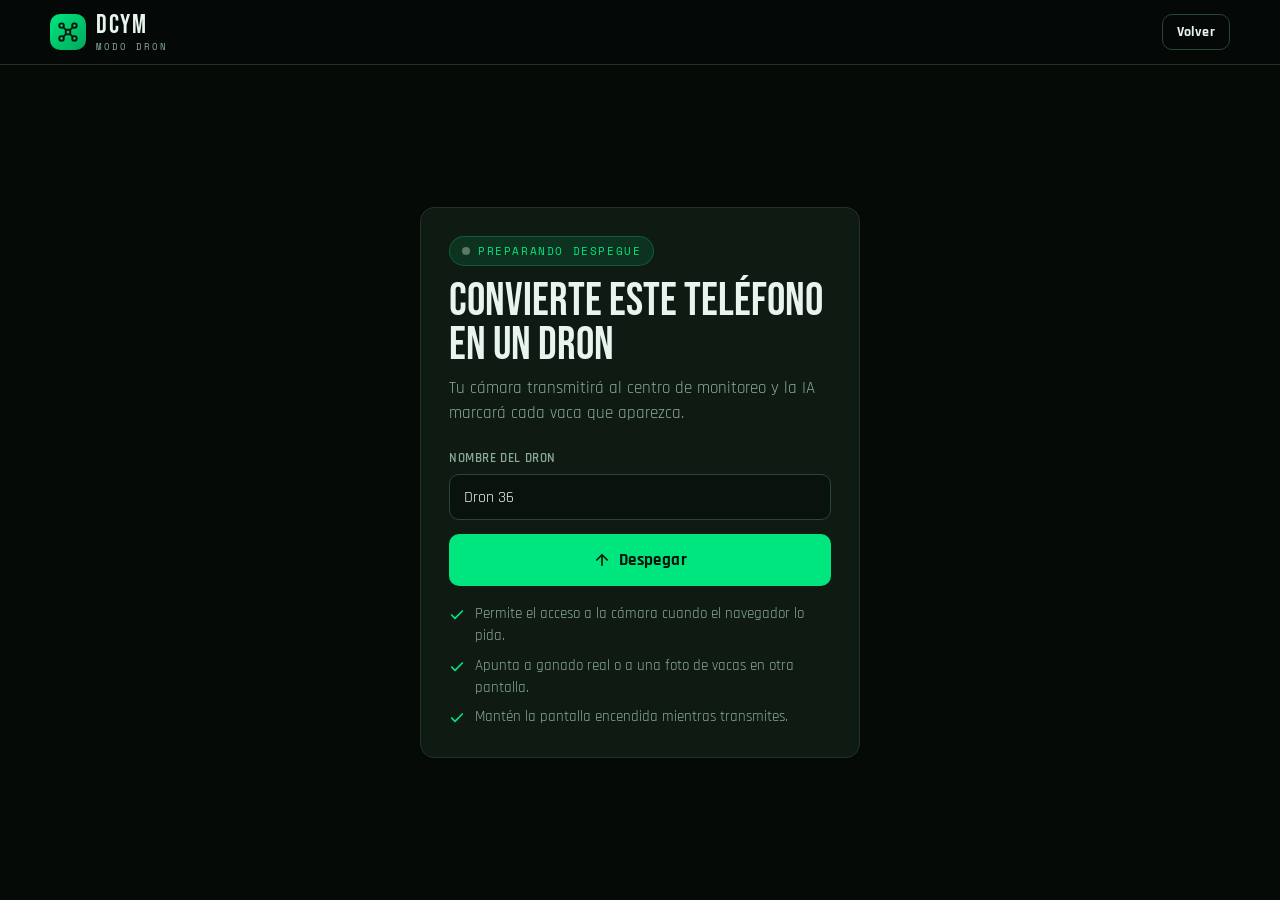
<file: static/dron.html>
<!doctype html>
<html lang="es">
<head>
<meta charset="utf-8">
<meta name="viewport" content="width=device-width, initial-scale=1, viewport-fit=cover, user-scalable=no">
<title>Modo dron — DCYM</title>
<meta name="theme-color" content="#000000">
<link rel="preconnect" href="https://fonts.googleapis.com">
<link rel="preconnect" href="https://fonts.gstatic.com" crossorigin>
<link href="https://fonts.googleapis.com/css2?family=Bebas+Neue&family=Rajdhani:wght@400;500;600;700&family=Space+Mono:wght@400;700&display=swap" rel="stylesheet">
<link rel="stylesheet" href="/static/css/dcym.css?v=5">
<style>
  html, body { height: 100%; overflow: hidden; background: #000; }
  body { overscroll-behavior: none; }

  /* ---------- preparación ---------- */
  .setup { min-height: 100%; display: flex; flex-direction: column; background: var(--bg); overflow-y: auto; }
  .setup main { flex: 1; display: grid; place-items: center; padding: 32px 16px; }
  .setup-card { width: min(440px, 100%); padding: 28px; }
  .setup-card h1 { font-family: var(--font-display); font-weight: 400; font-size: 46px; line-height: .95; margin: 14px 0 8px; }
  .setup-card p { color: var(--muted); margin: 0 0 22px; }
  .setup-card .btn { width: 100%; height: 52px; font-size: 17px; }
  .checks { list-style: none; padding: 0; margin: 18px 0 0; display: grid; gap: 8px; font-size: 14.5px; color: var(--muted); }
  .checks li { display: flex; gap: 10px; align-items: flex-start; }
  .checks svg { width: 16px; height: 16px; color: var(--green); flex: none; margin-top: 3px; }
  .setup-error { display: none; margin-top: 16px; padding: 12px 14px; border-radius: 10px; background: rgba(255,77,94,.1); border: 1px solid rgba(255,77,94,.4); color: #ffb3bb; font-size: 14.5px; }
  .setup-error.show { display: block; }

  /* ---------- vuelo ---------- */
  .flight { position: fixed; inset: 0; display: none; background: #000; }
  .flight.on { display: block; }
  .flight video, .flight canvas { position: absolute; inset: 0; width: 100%; height: 100%; }
  .flight video { object-fit: cover; }
  .hud-top, .hud-bottom { position: absolute; left: 0; right: 0; z-index: 3; padding: 12px 14px; display: flex; align-items: center; justify-content: space-between; gap: 10px; }
  .hud-top { top: 0; padding-top: max(12px, env(safe-area-inset-top)); background: linear-gradient(180deg, rgba(0,0,0,.65), transparent); }
  .hud-bottom { bottom: 0; padding-bottom: max(16px, env(safe-area-inset-bottom)); background: linear-gradient(0deg, rgba(0,0,0,.75), transparent); align-items: flex-end; }
  .pill {
    display: inline-flex; align-items: center; gap: 8px; height: 34px; padding: 0 12px; border-radius: 999px;
    background: rgba(5,10,7,.62); border: 1px solid rgba(255,255,255,.12); backdrop-filter: blur(8px); -webkit-backdrop-filter: blur(8px);
    font-family: var(--font-mono); font-size: 12px; letter-spacing: 1px; text-transform: uppercase; color: #fff;
  }
  .pill.name { font-family: var(--font-body); font-size: 15px; font-weight: 700; letter-spacing: .3px; text-transform: none; }
  .count-box { background: rgba(5,10,7,.7); border: 1px solid rgba(0,230,126,.35); border-radius: 14px; padding: 10px 16px; backdrop-filter: blur(8px); -webkit-backdrop-filter: blur(8px); }
  .count-box b { display: block; font-family: var(--font-display); font-weight: 400; font-size: 56px; line-height: .9; color: var(--green); }
  .count-box small { font-weight: 700; font-size: 14px; color: #d8efe2; }
  .hud-actions { display: flex; gap: 10px; }
  .round { width: 52px; height: 52px; border-radius: 50%; display: grid; place-items: center; background: rgba(5,10,7,.62); border: 1px solid rgba(255,255,255,.18); color: #fff; cursor: pointer; backdrop-filter: blur(8px); -webkit-backdrop-filter: blur(8px); }
  .round svg { width: 22px; height: 22px; }
  .land { height: 52px; border-radius: 26px; padding: 0 20px; background: var(--red); color: #fff; border: 0; font-weight: 700; font-size: 16px; cursor: pointer; }

  /* retícula central */
  .reticle { position: absolute; left: 50%; top: 50%; width: 64px; height: 64px; transform: translate(-50%, -50%); z-index: 2; pointer-events: none; opacity: .55; }
  .reticle::before, .reticle::after { content: ""; position: absolute; background: #fff; }
  .reticle::before { left: 50%; top: 0; bottom: 0; width: 1px; }
  .reticle::after { top: 50%; left: 0; right: 0; height: 1px; }
  .banner { position: absolute; left: 50%; top: 70px; transform: translateX(-50%); z-index: 4; display: none; padding: 10px 14px; border-radius: 10px; background: rgba(255,77,94,.9); color: #fff; font-weight: 700; font-size: 14px; max-width: calc(100% - 32px); text-align: center; }
  .banner.show { display: block; }
</style>
</head>
<body>

<div class="setup" id="setup">
  <header class="appbar">
    <div class="wrap">
      <a href="/app" class="brand"><span class="brand-mark" data-brand-icon></span><span class="brand-name">DCYM<small>MODO DRON</small></span></a>
      <a href="/app" class="btn btn-ghost btn-sm">Volver</a>
    </div>
  </header>
  <main>
    <div class="card setup-card">
      <span class="tag"><span class="dot off" id="readyDot"></span>Preparando despegue</span>
      <h1>Convierte este teléfono en un dron</h1>
      <p>Tu cámara transmitirá al centro de monitoreo y la IA marcará cada vaca que aparezca.</p>
      <div class="field">
        <label for="droneName">Nombre del dron</label>
        <input class="input" id="droneName" maxlength="32" autocomplete="off">
      </div>
      <button class="btn btn-primary" id="takeoff">
        <svg viewBox="0 0 24 24" fill="none" stroke="currentColor" stroke-width="2.2" stroke-linecap="round" stroke-linejoin="round"><path d="M12 19V5M5 12l7-7 7 7"/></svg>
        Despegar
      </button>
      <div class="setup-error" id="setupError" role="alert"></div>
      <ul class="checks">
        <li><svg viewBox="0 0 24 24" fill="none" stroke="currentColor" stroke-width="2.5" stroke-linecap="round" stroke-linejoin="round"><path d="M20 6 9 17l-5-5"/></svg>Permite el acceso a la cámara cuando el navegador lo pida.</li>
        <li><svg viewBox="0 0 24 24" fill="none" stroke="currentColor" stroke-width="2.5" stroke-linecap="round" stroke-linejoin="round"><path d="M20 6 9 17l-5-5"/></svg>Apunta a ganado real o a una foto de vacas en otra pantalla.</li>
        <li><svg viewBox="0 0 24 24" fill="none" stroke="currentColor" stroke-width="2.5" stroke-linecap="round" stroke-linejoin="round"><path d="M20 6 9 17l-5-5"/></svg>Mantén la pantalla encendida mientras transmites.</li>
      </ul>
    </div>
  </main>
</div>

<div class="flight" id="flight">
  <video id="video" autoplay muted playsinline></video>
  <canvas id="overlay"></canvas>
  <div class="reticle"></div>
  <div class="banner" id="banner"></div>
  <div class="hud-top">
    <span class="pill name" id="hudName">Dron</span>
    <span class="pill"><span class="dot warn" id="hudDot"></span><span id="hudStatus">Conectando</span></span>
  </div>
  <div class="hud-bottom">
    <div class="count-box"><b id="hudCount">0</b><small id="hudLabel">vacas a la vista</small></div>
    <div class="hud-actions">
      <button class="round" id="flip" aria-label="Cambiar cámara"><svg viewBox="0 0 24 24" fill="none" stroke="currentColor" stroke-width="2" stroke-linecap="round" stroke-linejoin="round"><path d="M3 12a9 9 0 0 1 15.5-6.2L21 8"/><path d="M21 3v5h-5"/><path d="M21 12a9 9 0 0 1-15.5 6.2L3 16"/><path d="M3 21v-5h5"/></svg></button>
      <button class="land" id="land">Aterrizar</button>
    </div>
  </div>
</div>

<script src="/static/js/common.js?v=5"></script>
<script>
  const SEND_W = 512;          // ancho del frame que se manda a la IA
  const MIN_INTERVAL = 350;    // ms mínimos entre frames (≈ 2-3 por segundo)
  const BOX_TTL = 1500;        // si no llega resultado nuevo, las cajas se borran

  const $ = id => document.getElementById(id);
  const video = $("video"), overlay = $("overlay"), octx = overlay.getContext("2d");
  const grab = document.createElement("canvas"), gctx = grab.getContext("2d");

  let stream = null, ws = null, flying = false, facing = "environment";
  let waiting = false, lastSent = 0, lastResult = null, wakeLock = null, sentAt = 0;

  // Id estable de este teléfono (por pestaña): al reconectarse conserva su cámara en el panel.
  let cid = sessionStorage.getItem("dcym_cid");
  if (!cid) {
    cid = (crypto.randomUUID ? crypto.randomUUID() : String(Math.random()).slice(2) + Date.now());
    sessionStorage.setItem("dcym_cid", cid);
  }

  const nameInput = $("droneName");
  nameInput.value = localStorage.getItem("dcym_drone_name") || `Dron ${Math.floor(10 + Math.random() * 89)}`;

  if (!window.isSecureContext || !navigator.mediaDevices?.getUserMedia) {
    showSetupError("Este navegador no permite usar la cámara aquí. Abre la página con https:// en Chrome o Safari.");
  }

  function showSetupError(msg) { const e = $("setupError"); e.textContent = msg; e.classList.add("show"); }
  function status(text, kind) { $("hudStatus").textContent = text; $("hudDot").className = "dot" + (kind ? " " + kind : ""); }
  function banner(text) { const b = $("banner"); b.textContent = text || ""; b.classList.toggle("show", !!text); }

  async function startCamera() {
    if (stream) stream.getTracks().forEach(t => t.stop());
    stream = await navigator.mediaDevices.getUserMedia({
      audio: false,
      video: { facingMode: { ideal: facing }, width: { ideal: 1280 }, height: { ideal: 720 } },
    });
    video.srcObject = stream;
    await video.play();
  }

  function connect() {
    const name = encodeURIComponent(nameInput.value.trim() || "Dron");
    ws = new WebSocket(DCYM.wsUrl(`/ws/dron?name=${name}&cid=${encodeURIComponent(cid)}`));
    status("Conectando", "warn");
    ws.onopen = () => { waiting = false; };
    ws.onmessage = ev => {
      const m = JSON.parse(ev.data);
      if (m.type === "hello") { $("hudName").textContent = m.name; status("En vivo"); }
      else if (m.type === "result") {
        waiting = false; banner("");
        lastResult = { preds: m.predictions, w: m.w, h: m.h, at: performance.now() };
        const n = m.predictions.length;
        $("hudCount").textContent = n;
        $("hudLabel").textContent = n === 1 ? "vaca a la vista" : "vacas a la vista";
        status(`En vivo · ${m.latency} ms`);
      } else if (m.type === "error") {
        waiting = false;
        banner(m.error);
      }
    };
    ws.onclose = ev => {
      if (ev.code === 4401) { location.href = "/?login=1"; return; }
      status("Reconectando", "warn");
      if (flying) setTimeout(() => flying && connect(), 1500);
    };
  }

  // Bucle: captura un frame, lo manda y espera la respuesta antes del siguiente.
  function loop() {
    if (!flying) return;
    requestAnimationFrame(loop);
    draw();
    const now = performance.now();
    if (waiting && now - sentAt > 8000) waiting = false; // respuesta perdida
    if (waiting || now - lastSent < MIN_INTERVAL) return;
    if (!ws || ws.readyState !== 1 || !video.videoWidth) return;
    const vw = video.videoWidth, vh = video.videoHeight;
    const w = SEND_W, h = Math.round(vh * SEND_W / vw);
    grab.width = w; grab.height = h;
    gctx.drawImage(video, 0, 0, w, h);
    const image = grab.toDataURL("image/jpeg", 0.65);
    ws.send(JSON.stringify({ type: "frame", image, w, h }));
    waiting = true; lastSent = now; sentAt = now;
  }

  // Pinta las cajas encima del video respetando el recorte de object-fit: cover.
  function draw() {
    const cw = overlay.clientWidth, ch = overlay.clientHeight, dpr = devicePixelRatio || 1;
    if (overlay.width !== Math.round(cw * dpr) || overlay.height !== Math.round(ch * dpr)) {
      overlay.width = Math.round(cw * dpr); overlay.height = Math.round(ch * dpr);
    }
    octx.setTransform(dpr, 0, 0, dpr, 0, 0);
    octx.clearRect(0, 0, cw, ch);
    if (!lastResult || performance.now() - lastResult.at > BOX_TTL || !video.videoWidth) return;
    const vw = video.videoWidth, vh = video.videoHeight;
    const s = Math.max(cw / vw, ch / vh);
    const dw = vw * s, dh = vh * s;
    DCYM.drawBoxes(octx, lastResult.preds, lastResult.w, lastResult.h, dw, dh, (cw - dw) / 2, (ch - dh) / 2, cw);
  }

  async function keepAwake() {
    try { wakeLock = await navigator.wakeLock?.request("screen"); } catch {}
  }
  document.addEventListener("visibilitychange", () => { if (flying && document.visibilityState === "visible") keepAwake(); });

  $("takeoff").addEventListener("click", async () => {
    $("setupError").classList.remove("show");
    localStorage.setItem("dcym_drone_name", nameInput.value.trim());
    const btn = $("takeoff"); btn.disabled = true;
    try {
      await startCamera();
    } catch (e) {
      btn.disabled = false;
      const denied = e.name === "NotAllowedError";
      showSetupError(denied
        ? "Permiso de cámara denegado. Actívalo en la configuración del navegador para este sitio y vuelve a intentarlo."
        : "No se pudo abrir la cámara: " + e.message);
      return;
    }
    $("setup").style.display = "none";
    $("flight").classList.add("on");
    $("hudName").textContent = nameInput.value.trim() || "Dron";
    flying = true;
    keepAwake();
    connect();
    loop();
    btn.disabled = false;
  });

  $("flip").addEventListener("click", async () => {
    facing = facing === "environment" ? "user" : "environment";
    try { await startCamera(); } catch (e) { DCYM.toast("No se pudo cambiar de cámara", true); }
  });

  $("land").addEventListener("click", () => {
    flying = false;
    if (ws) ws.close();
    if (stream) stream.getTracks().forEach(t => t.stop());
    try { wakeLock?.release(); } catch {}
    lastResult = null;
    $("flight").classList.remove("on");
    $("setup").style.display = "";
  });
</script>
</body>
</html>
</file>
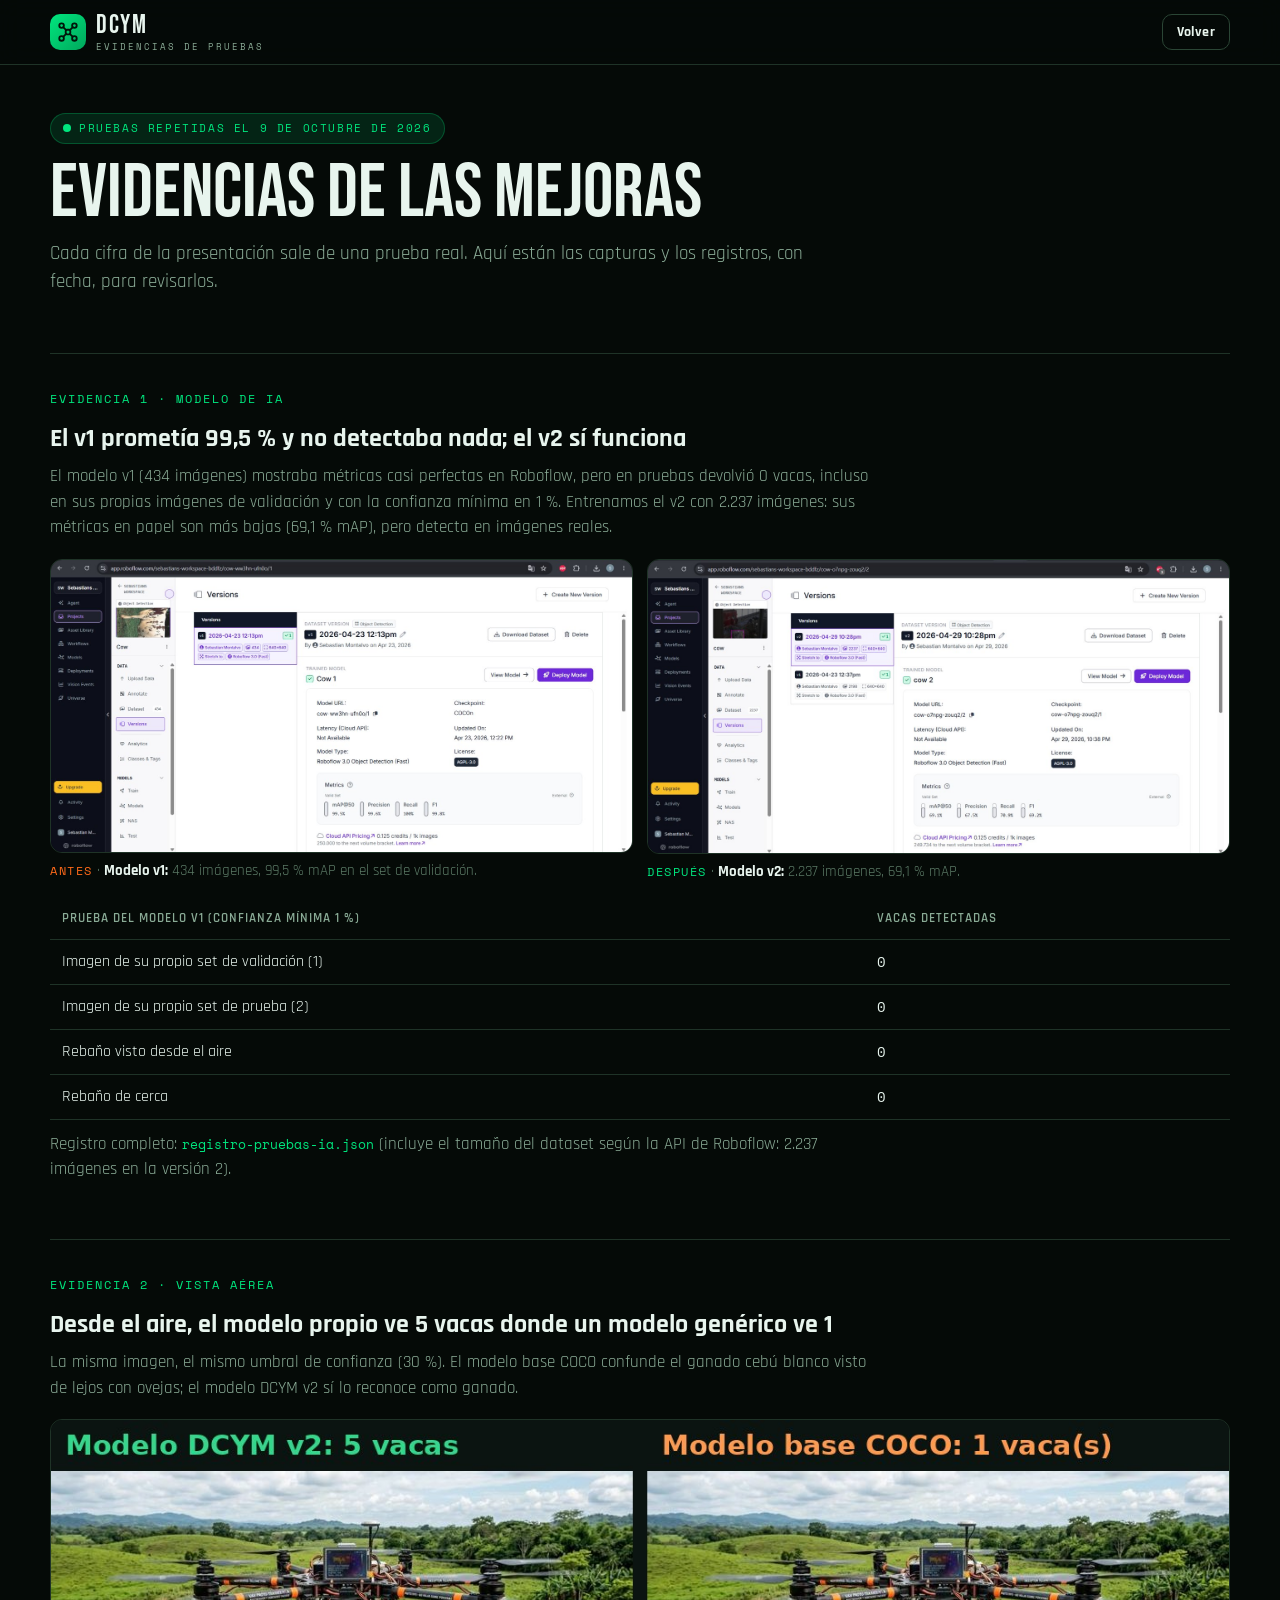
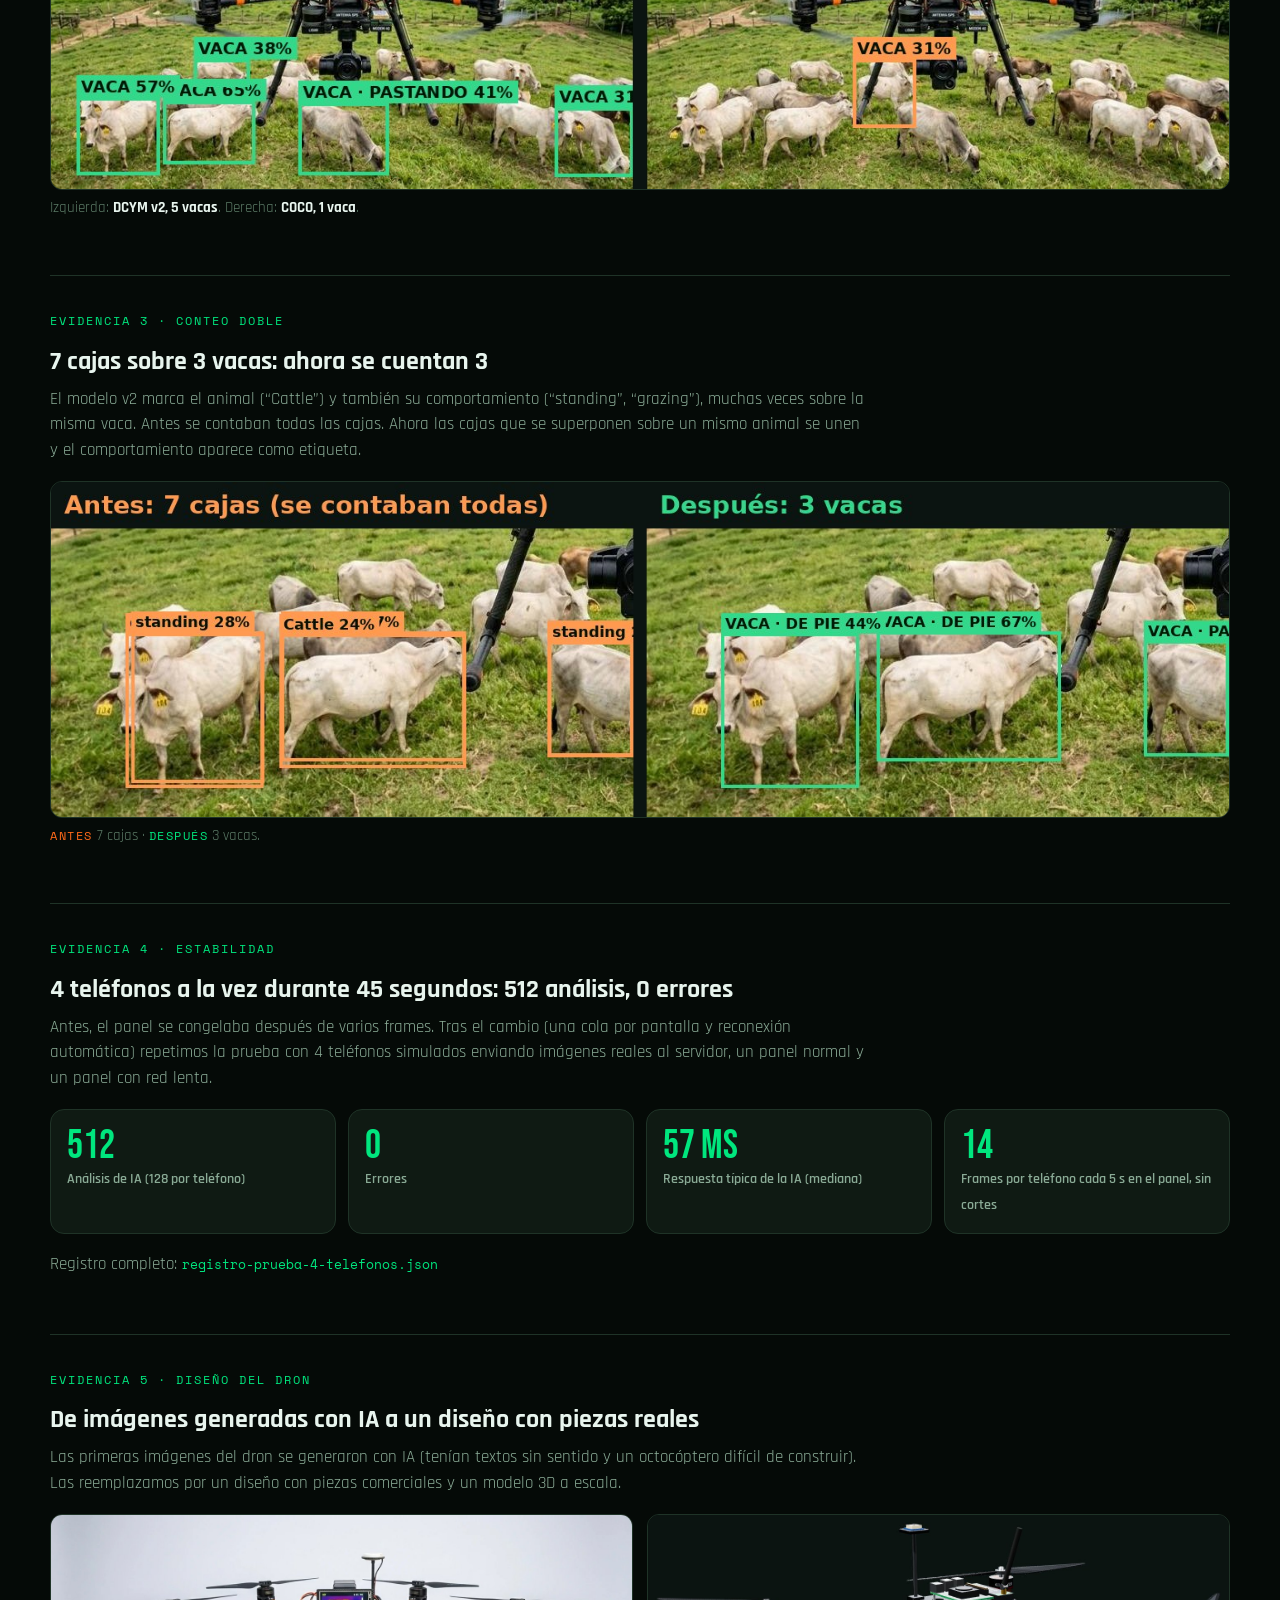
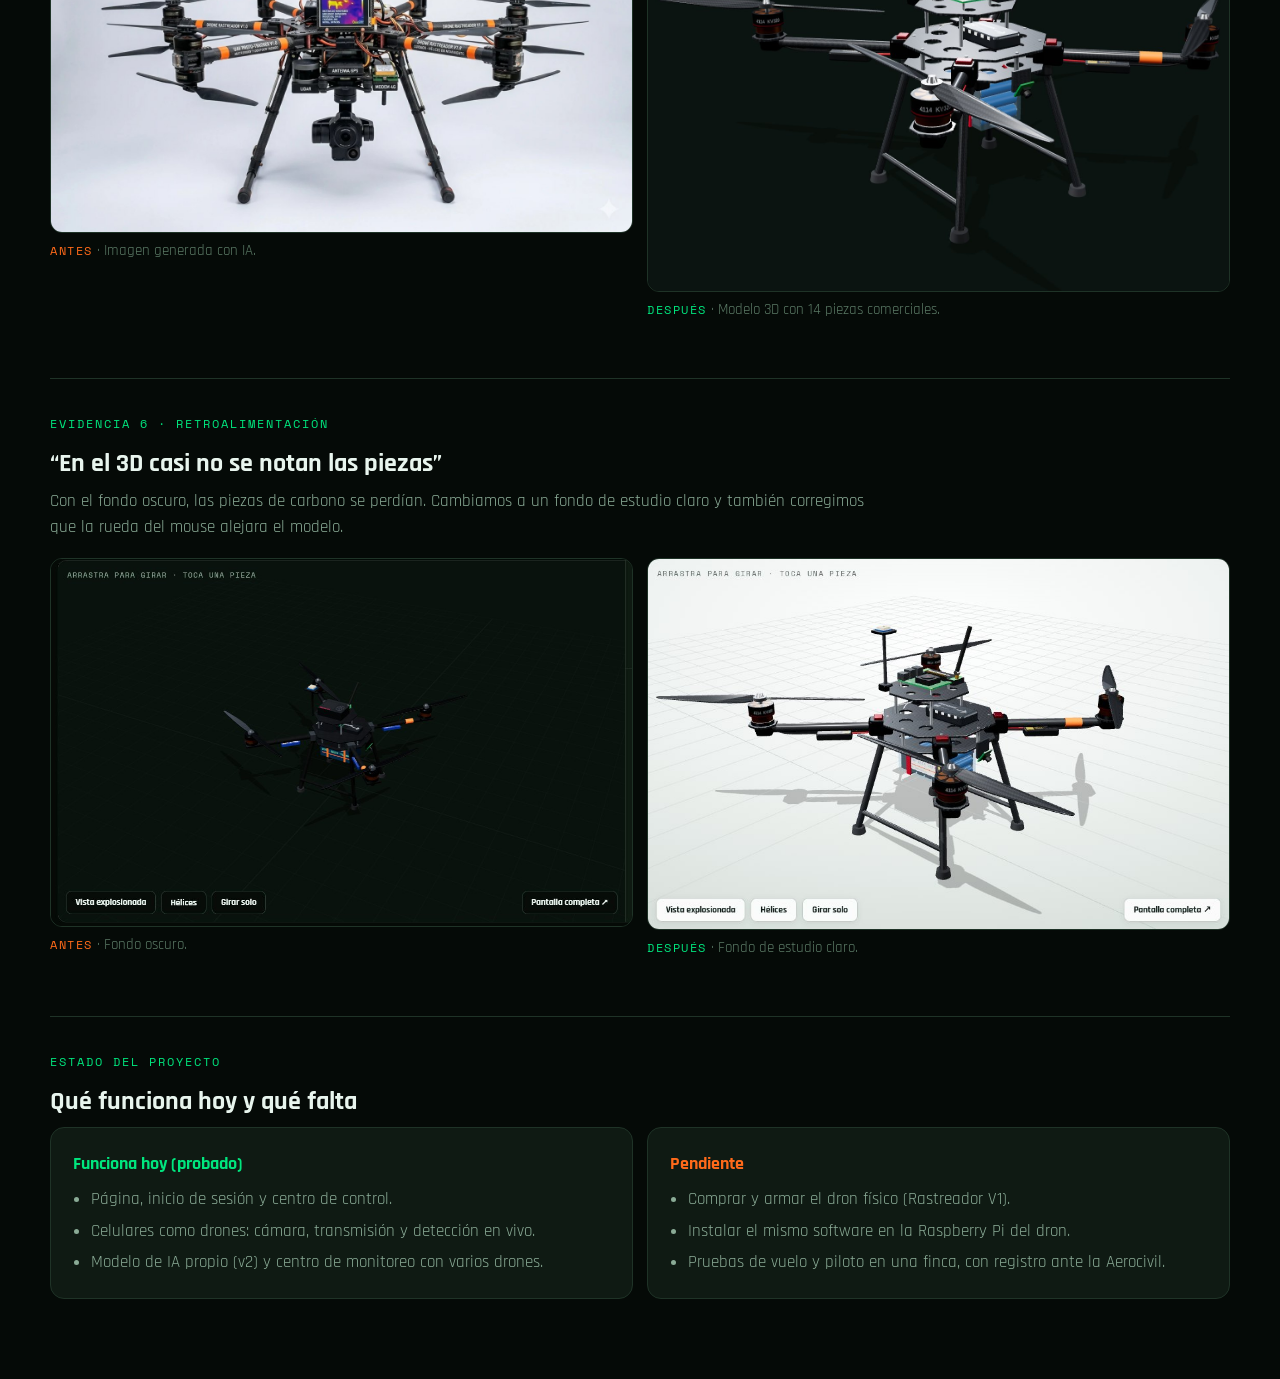
<file: static/evidencias.html>
<!doctype html>
<html lang="es">
<head>
<meta charset="utf-8">
<meta name="viewport" content="width=device-width, initial-scale=1, viewport-fit=cover">
<title>Evidencias de pruebas — DCYM</title>
<meta name="theme-color" content="#050a07">
<link rel="preconnect" href="https://fonts.googleapis.com">
<link rel="preconnect" href="https://fonts.gstatic.com" crossorigin>
<link href="https://fonts.googleapis.com/css2?family=Bebas+Neue&family=Rajdhani:wght@400;500;600;700&family=Space+Mono:wght@400;700&display=swap" rel="stylesheet">
<link rel="stylesheet" href="/static/css/dcym.css?v=13">
<style>
  main { padding: 48px 0 80px; }
  h1 { font-family: var(--font-display); font-weight: 400; font-size: clamp(44px, 7vw, 76px); line-height: .95; margin: 14px 0 10px; }
  .lead { color: var(--muted); font-size: 19px; max-width: 760px; margin: 0; }
  .ev { margin-top: 56px; padding-top: 32px; border-top: 1px solid var(--line); }
  .ev h2 { font-size: 26px; margin: 8px 0 6px; }
  .ev .num { font-family: var(--font-mono); font-size: 12px; letter-spacing: 2px; color: var(--green); text-transform: uppercase; }
  .ev p { color: var(--muted); max-width: 820px; margin: 0 0 18px; }
  .pair { display: grid; grid-template-columns: 1fr 1fr; gap: 14px; }
  figure { margin: 0; }
  figure img { width: 100%; border-radius: 12px; border: 1px solid var(--line); background: #0b1410; }
  figcaption { margin-top: 8px; font-size: 14.5px; color: var(--dim); }
  figcaption b { color: var(--text); }
  .tag-before { color: var(--orange); font-family: var(--font-mono); font-size: 12px; letter-spacing: 1.5px; }
  .tag-after { color: var(--green); font-family: var(--font-mono); font-size: 12px; letter-spacing: 1.5px; }
  table { width: 100%; border-collapse: collapse; font-size: 16px; }
  th, td { text-align: left; padding: 10px 12px; border-bottom: 1px solid var(--line); }
  th { color: var(--muted); font-weight: 600; font-size: 13px; letter-spacing: 1px; text-transform: uppercase; }
  td.mono { font-family: var(--font-mono); font-size: 14px; }
  .facts { display: grid; grid-template-columns: repeat(4, 1fr); gap: 12px; margin-bottom: 18px; }
  .facts div { padding: 16px; }
  .facts b { display: block; font-family: var(--font-display); font-weight: 400; font-size: 40px; line-height: 1; color: var(--green); }
  .facts small { color: var(--muted); font-size: 14px; font-weight: 600; }
  .raw { font-family: var(--font-mono); font-size: 13px; color: var(--green); }
  .state { display: grid; grid-template-columns: 1fr 1fr; gap: 14px; }
  .state .card { padding: 22px; }
  .state h3 { margin: 0 0 10px; font-size: 18px; }
  .state ul { margin: 0; padding-left: 18px; color: var(--muted); display: grid; gap: 6px; }
  @media (max-width: 760px) { .pair, .state { grid-template-columns: 1fr; } .facts { grid-template-columns: 1fr 1fr; } }
</style>
</head>
<body>
<header class="appbar">
  <div class="wrap">
    <a href="/" class="brand"><span class="brand-mark" data-brand-icon></span><span class="brand-name">DCYM<small>EVIDENCIAS DE PRUEBAS</small></span></a>
    <a href="/" class="btn btn-ghost btn-sm">Volver</a>
  </div>
</header>
<main class="wrap">
  <span class="tag"><span class="dot"></span>Pruebas repetidas el 9 de octubre de 2026</span>
  <h1>Evidencias de las mejoras</h1>
  <p class="lead">Cada cifra de la presentación sale de una prueba real. Aquí están las capturas y los registros, con fecha, para revisarlos.</p>

  <section class="ev">
    <span class="num">Evidencia 1 · Modelo de IA</span>
    <h2>El v1 prometía 99,5 % y no detectaba nada; el v2 sí funciona</h2>
    <p>El modelo v1 (434 imágenes) mostraba métricas casi perfectas en Roboflow, pero en pruebas devolvió 0 vacas, incluso en sus propias imágenes de validación y con la confianza mínima en 1 %. Entrenamos el v2 con 2.237 imágenes: sus métricas en papel son más bajas (69,1 % mAP), pero detecta en imágenes reales.</p>
    <div class="pair">
      <figure><img src="/static/media/evidencias/roboflow-v1.jpg" alt="Roboflow: versión 1 del modelo, 434 imágenes, mAP 99,5 %" loading="lazy"><figcaption><span class="tag-before">ANTES</span> · <b>Modelo v1:</b> 434 imágenes, 99,5 % mAP en el set de validación.</figcaption></figure>
      <figure><img src="/static/media/evidencias/roboflow-v2.jpg" alt="Roboflow: versión 2 del modelo, 2.237 imágenes, mAP 69,1 %" loading="lazy"><figcaption><span class="tag-after">DESPUÉS</span> · <b>Modelo v2:</b> 2.237 imágenes, 69,1 % mAP.</figcaption></figure>
    </div>
    <table style="margin-top:16px">
      <tr><th>Prueba del modelo v1 (confianza mínima 1 %)</th><th>Vacas detectadas</th></tr>
      <tr><td>Imagen de su propio set de validación (1)</td><td class="mono">0</td></tr>
      <tr><td>Imagen de su propio set de prueba (2)</td><td class="mono">0</td></tr>
      <tr><td>Rebaño visto desde el aire</td><td class="mono">0</td></tr>
      <tr><td>Rebaño de cerca</td><td class="mono">0</td></tr>
    </table>
    <p style="margin-top:12px">Registro completo: <a class="raw" href="/static/media/evidencias/registro-pruebas-ia.json">registro-pruebas-ia.json</a> (incluye el tamaño del dataset según la API de Roboflow: 2.237 imágenes en la versión 2).</p>
  </section>

  <section class="ev">
    <span class="num">Evidencia 2 · Vista aérea</span>
    <h2>Desde el aire, el modelo propio ve 5 vacas donde un modelo genérico ve 1</h2>
    <p>La misma imagen, el mismo umbral de confianza (30 %). El modelo base COCO confunde el ganado cebú blanco visto de lejos con ovejas; el modelo DCYM v2 sí lo reconoce como ganado.</p>
    <figure><img src="/static/media/evidencias/comparacion-aerea.jpg" alt="Comparación: modelo DCYM v2 detecta 5 vacas, COCO detecta 1 en la misma imagen aérea" loading="lazy"><figcaption>Izquierda: <b>DCYM v2, 5 vacas</b>. Derecha: <b>COCO, 1 vaca</b>.</figcaption></figure>
  </section>

  <section class="ev">
    <span class="num">Evidencia 3 · Conteo doble</span>
    <h2>7 cajas sobre 3 vacas: ahora se cuentan 3</h2>
    <p>El modelo v2 marca el animal (“Cattle”) y también su comportamiento (“standing”, “grazing”), muchas veces sobre la misma vaca. Antes se contaban todas las cajas. Ahora las cajas que se superponen sobre un mismo animal se unen y el comportamiento aparece como etiqueta.</p>
    <figure><img src="/static/media/evidencias/conteo-doble.jpg" alt="Antes: 7 cajas con clases mezcladas. Después: 3 vacas con etiqueta de comportamiento" loading="lazy"><figcaption><span class="tag-before">ANTES</span> 7 cajas · <span class="tag-after">DESPUÉS</span> 3 vacas.</figcaption></figure>
  </section>

  <section class="ev">
    <span class="num">Evidencia 4 · Estabilidad</span>
    <h2>4 teléfonos a la vez durante 45 segundos: 512 análisis, 0 errores</h2>
    <p>Antes, el panel se congelaba después de varios frames. Tras el cambio (una cola por pantalla y reconexión automática) repetimos la prueba con 4 teléfonos simulados enviando imágenes reales al servidor, un panel normal y un panel con red lenta.</p>
    <div class="facts">
      <div class="card"><b>512</b><small>Análisis de IA (128 por teléfono)</small></div>
      <div class="card"><b>0</b><small>Errores</small></div>
      <div class="card"><b>57 ms</b><small>Respuesta típica de la IA (mediana)</small></div>
      <div class="card"><b>14</b><small>Frames por teléfono cada 5 s en el panel, sin cortes</small></div>
    </div>
    <p>Registro completo: <a class="raw" href="/static/media/evidencias/registro-prueba-4-telefonos.json">registro-prueba-4-telefonos.json</a></p>
  </section>

  <section class="ev">
    <span class="num">Evidencia 5 · Diseño del dron</span>
    <h2>De imágenes generadas con IA a un diseño con piezas reales</h2>
    <p>Las primeras imágenes del dron se generaron con IA (tenían textos sin sentido y un octocóptero difícil de construir). Las reemplazamos por un diseño con piezas comerciales y un modelo 3D a escala.</p>
    <div class="pair">
      <figure><img src="/static/media/evidencias/dron-antes-ia.jpg" alt="Imagen del dron generada con IA" loading="lazy"><figcaption><span class="tag-before">ANTES</span> · Imagen generada con IA.</figcaption></figure>
      <figure><img src="/static/media/evidencias/dron-despues-real.jpg" alt="Modelo 3D del DCYM Rastreador V1 con piezas reales" loading="lazy"><figcaption><span class="tag-after">DESPUÉS</span> · Modelo 3D con 14 piezas comerciales.</figcaption></figure>
    </div>
  </section>

  <section class="ev">
    <span class="num">Evidencia 6 · Retroalimentación</span>
    <h2>“En el 3D casi no se notan las piezas”</h2>
    <p>Con el fondo oscuro, las piezas de carbono se perdían. Cambiamos a un fondo de estudio claro y también corregimos que la rueda del mouse alejara el modelo.</p>
    <div class="pair">
      <figure><img src="/static/media/evidencias/visor-antes.jpg" alt="Visor 3D con fondo oscuro y el dron pequeño" loading="lazy"><figcaption><span class="tag-before">ANTES</span> · Fondo oscuro.</figcaption></figure>
      <figure><img src="/static/media/evidencias/visor-despues.jpg" alt="Visor 3D con fondo claro de estudio" loading="lazy"><figcaption><span class="tag-after">DESPUÉS</span> · Fondo de estudio claro.</figcaption></figure>
    </div>
  </section>

  <section class="ev">
    <span class="num">Estado del proyecto</span>
    <h2>Qué funciona hoy y qué falta</h2>
    <div class="state">
      <div class="card"><h3 style="color:var(--green)">Funciona hoy (probado)</h3><ul>
        <li>Página, inicio de sesión y centro de control.</li>
        <li>Celulares como drones: cámara, transmisión y detección en vivo.</li>
        <li>Modelo de IA propio (v2) y centro de monitoreo con varios drones.</li>
      </ul></div>
      <div class="card"><h3 style="color:var(--orange)">Pendiente</h3><ul>
        <li>Comprar y armar el dron físico (Rastreador V1).</li>
        <li>Instalar el mismo software en la Raspberry Pi del dron.</li>
        <li>Pruebas de vuelo y piloto en una finca, con registro ante la Aerocivil.</li>
      </ul></div>
    </div>
  </section>
</main>
<script src="/static/js/common.js?v=10"></script>
</body>
</html>
</file>
<file: static/css/dcym.css>
/* DCYM S.A.S — estilos compartidos (landing, centro de control, dron, panel) */
:root {
  --bg: #050a07;
  --bg-2: #0a120d;
  --surface: #0f1a13;
  --surface-2: #142219;
  --line: #1f3327;
  --line-2: #2a4535;
  --text: #e8f5ee;
  --muted: #8aab96;
  --dim: #5b7a66;
  --green: #00e67e;
  --green-2: #00ff88;
  --green-soft: rgba(0, 230, 126, .12);
  --orange: #ff6a1a;
  --orange-soft: rgba(255, 106, 26, .14);
  --red: #ff4d5e;
  --radius: 14px;
  --radius-sm: 9px;
  --shadow: 0 20px 60px rgba(0, 0, 0, .45);
  --font-display: "Bebas Neue", "Rajdhani", system-ui, sans-serif;
  --font-body: "Rajdhani", system-ui, -apple-system, "Segoe UI", sans-serif;
  --font-mono: "Space Mono", ui-monospace, Menlo, monospace;
}

* { box-sizing: border-box; }
html { -webkit-text-size-adjust: 100%; }
body {
  margin: 0;
  background: var(--bg);
  color: var(--text);
  font-family: var(--font-body);
  font-size: 17px;
  line-height: 1.5;
  -webkit-font-smoothing: antialiased;
}
a { color: inherit; text-decoration: none; }
img, video { max-width: 100%; display: block; }
button, input, select { font: inherit; color: inherit; }
::selection { background: var(--green); color: #00150a; }

.mono { font-family: var(--font-mono); }
.muted { color: var(--muted); }
.wrap { width: min(1180px, 100% - 32px); margin-inline: auto; }

/* ---------- marca ---------- */
.brand { display: flex; align-items: center; gap: 10px; }
.brand-mark {
  width: 36px; height: 36px; border-radius: 10px;
  display: grid; place-items: center;
  background: linear-gradient(135deg, var(--green) 0%, #00a85c 100%);
  color: #00150a;
}
.brand-mark svg { width: 22px; height: 22px; }
.brand-name { font-family: var(--font-display); font-size: 26px; letter-spacing: 1.5px; line-height: 1; }
.brand-name small {
  display: block; font-family: var(--font-mono); font-size: 9px; letter-spacing: 2px;
  color: var(--muted); margin-top: 3px;
}

/* ---------- botones ---------- */
.btn {
  display: inline-flex; align-items: center; justify-content: center; gap: 8px;
  height: 44px; padding: 0 20px; border-radius: 10px; border: 1px solid transparent;
  font-weight: 700; font-size: 15px; letter-spacing: .4px; cursor: pointer;
  transition: transform .15s, background .2s, border-color .2s, box-shadow .2s;
  white-space: nowrap;
}
.btn:active { transform: translateY(1px); }
.btn-primary { background: var(--green); color: #00150a; }
.btn-primary:hover { background: var(--green-2); box-shadow: 0 0 0 4px var(--green-soft); }
.btn-ghost { background: transparent; border-color: var(--line-2); color: var(--text); }
.btn-ghost:hover { border-color: var(--green); color: var(--green); }
.btn-orange { background: var(--orange); color: #1a0800; }
.btn-orange:hover { box-shadow: 0 0 0 4px var(--orange-soft); }
.btn-danger { background: transparent; border-color: rgba(255, 77, 94, .5); color: var(--red); }
.btn-sm { height: 36px; padding: 0 14px; font-size: 14px; }
.btn[disabled] { opacity: .55; cursor: wait; }
.btn svg { width: 18px; height: 18px; }

/* ---------- formularios ---------- */
.field { display: grid; gap: 6px; margin-bottom: 14px; }
.field label { font-size: 13px; font-weight: 600; color: var(--muted); letter-spacing: .6px; text-transform: uppercase; }
.input {
  height: 46px; width: 100%; padding: 0 14px; border-radius: 10px;
  background: var(--bg-2); border: 1px solid var(--line-2); outline: none;
  font-size: 16px; transition: border-color .2s, box-shadow .2s;
}
.input:focus { border-color: var(--green); box-shadow: 0 0 0 3px var(--green-soft); }
.form-error { color: var(--red); font-size: 14px; min-height: 20px; margin: -4px 0 8px; }

/* ---------- etiquetas ---------- */
.tag {
  display: inline-flex; align-items: center; gap: 8px;
  font-family: var(--font-mono); font-size: 11px; letter-spacing: 1.6px; text-transform: uppercase;
  color: var(--green); padding: 6px 12px; border-radius: 999px;
  background: var(--green-soft); border: 1px solid rgba(0, 230, 126, .25);
}
.dot { width: 8px; height: 8px; border-radius: 50%; background: var(--green); box-shadow: 0 0 0 0 rgba(0, 230, 126, .6); animation: pulse 1.8s infinite; flex: none; }
.dot.off { background: var(--dim); animation: none; }
.dot.warn { background: var(--orange); }
@keyframes pulse { 0% { box-shadow: 0 0 0 0 rgba(0, 230, 126, .55); } 70% { box-shadow: 0 0 0 9px rgba(0, 230, 126, 0); } 100% { box-shadow: 0 0 0 0 rgba(0, 230, 126, 0); } }

/* ---------- barra superior de la app ---------- */
.appbar {
  position: sticky; top: 0; z-index: 30;
  background: rgba(5, 10, 7, .86); backdrop-filter: blur(12px); -webkit-backdrop-filter: blur(12px);
  border-bottom: 1px solid var(--line);
}
.appbar .wrap { display: flex; align-items: center; justify-content: space-between; height: 64px; gap: 12px; }
.appbar-right { display: flex; align-items: center; gap: 10px; }
.user-chip {
  display: flex; align-items: center; gap: 8px; height: 36px; padding: 0 12px 0 6px;
  border-radius: 999px; border: 1px solid var(--line-2); font-size: 14px; font-weight: 600;
}
.user-chip .avatar {
  width: 26px; height: 26px; border-radius: 50%; display: grid; place-items: center;
  background: var(--green-soft); color: var(--green); font-family: var(--font-mono); font-size: 12px;
}

/* ---------- tarjetas ---------- */
.card {
  background: var(--surface); border: 1px solid var(--line); border-radius: var(--radius);
}

/* ---------- toast ---------- */
.toast {
  position: fixed; left: 50%; bottom: 24px; transform: translate(-50%, 20px);
  background: var(--surface-2); border: 1px solid var(--line-2); color: var(--text);
  padding: 12px 18px; border-radius: 10px; font-weight: 600; box-shadow: var(--shadow);
  opacity: 0; pointer-events: none; transition: opacity .25s, transform .25s; z-index: 100;
  max-width: calc(100% - 32px);
}
.toast.show { opacity: 1; transform: translate(-50%, 0); }
.toast.err { border-color: rgba(255, 77, 94, .6); }

@media (max-width: 640px) {
  .brand-name small { display: none; }
}

@media (prefers-reduced-motion: reduce) {
  *, *::before, *::after { animation: none !important; transition: none !important; }
}

/* ---------- visor 3D del prototipo ---------- */
.visor { display: grid; grid-template-columns: 1fr 300px; min-height: 560px; overflow: hidden; }
/* estudio claro: las piezas oscuras (carbono, motores) se distinguen bien */
.visor-stage { position: relative; min-height: 420px; background: radial-gradient(120% 95% at 50% 22%, #ffffff 0%, #eef2f0 45%, #d3dcd7 100%); cursor: grab; }
.visor-stage:active { cursor: grabbing; }
.visor-stage canvas { position: absolute; inset: 0; }
.visor-fallback .visor-stage img { position: absolute; inset: 0; width: 100%; height: 100%; object-fit: contain; }
.visor-hint {
  position: absolute; left: 14px; top: 14px; z-index: 2; pointer-events: none;
  font-family: var(--font-mono); font-size: 11px; letter-spacing: 1.4px; text-transform: uppercase; color: #5f6f67;
}
.visor-tools { position: absolute; left: 12px; right: 12px; bottom: 12px; z-index: 2; display: flex; flex-wrap: wrap; gap: 8px; }
.visor-tools button, .visor-tools a {
  height: 36px; padding: 0 14px; border-radius: 9px; border: 1px solid #c4cec9;
  background: rgba(255,255,255,.86); backdrop-filter: blur(8px); -webkit-backdrop-filter: blur(8px);
  color: #10201a; box-shadow: 0 2px 8px rgba(16,32,26,.08); font-weight: 700; font-size: 14px; cursor: pointer; display: inline-flex; align-items: center; gap: 6px;
}
.visor-tools button[aria-pressed="true"] { background: #00a85c; border-color: #00a85c; color: #fff; }
.visor-tools a { margin-left: auto; }
.visor-tip {
  position: absolute; z-index: 3; pointer-events: none; transform: translate(14px, -50%);
  padding: 6px 10px; border-radius: 8px; background: var(--surface-2); border: 1px solid var(--line-2);
  font-size: 14px; font-weight: 700; white-space: nowrap; opacity: 0; transition: opacity .12s;
}
.visor-tip.show { opacity: 1; }
.visor-side { border-left: 1px solid var(--line); display: flex; flex-direction: column; min-height: 0; }
.visor-info { padding: 18px; border-bottom: 1px solid var(--line); min-height: 168px; }
.visor-info h4 { margin: 4px 0 6px; font-size: 20px; line-height: 1.15; }
.visor-info p { margin: 0; color: var(--muted); font-size: 15px; }
.visor-kicker { font-family: var(--font-mono); font-size: 11px; letter-spacing: 1.6px; text-transform: uppercase; color: var(--green); }
.visor-link { display: inline-block; margin-top: 10px; color: var(--green); font-weight: 700; font-size: 14.5px; }
.visor-clear { display: block; margin-top: 10px; background: none; border: 0; padding: 0; color: var(--dim); font-size: 13.5px; cursor: pointer; text-decoration: underline; }
.visor-list { list-style: none; margin: 0; padding: 8px; overflow-y: auto; flex: 1; max-height: 392px; }
.visor-list button {
  width: 100%; display: flex; align-items: center; gap: 10px; text-align: left; padding: 8px 10px; border-radius: 8px;
  background: none; border: 0; color: var(--muted); font-size: 15px; font-weight: 600; cursor: pointer;
}
.visor-list button i { width: 8px; height: 8px; border-radius: 2px; background: var(--line-2); flex: none; }
.visor-list button:hover { background: var(--surface-2); color: var(--text); }
.visor-list button[aria-pressed="true"] { background: var(--green-soft); color: var(--text); }
.visor-list button[aria-pressed="true"] i { background: var(--green); }
@media (max-width: 900px) {
  .visor { grid-template-columns: 1fr; }
  .visor-stage { min-height: 380px; aspect-ratio: 1 / 1; }
  .visor-side { border-left: 0; border-top: 1px solid var(--line); }
  .visor-list { display: flex; flex-wrap: wrap; gap: 6px; max-height: none; }
  .visor-list li { flex: 0 0 auto; }
  .visor-list button { width: auto; padding: 7px 11px; border: 1px solid var(--line-2); border-radius: 999px; font-size: 14px; }
  .visor-info { min-height: 0; }
  .visor-tools { gap: 6px; left: 8px; right: 8px; bottom: 8px; }
  .visor-tools button { height: 32px; padding: 0 10px; font-size: 13px; }
  .visor-tools a { display: none; }
}
</file>
